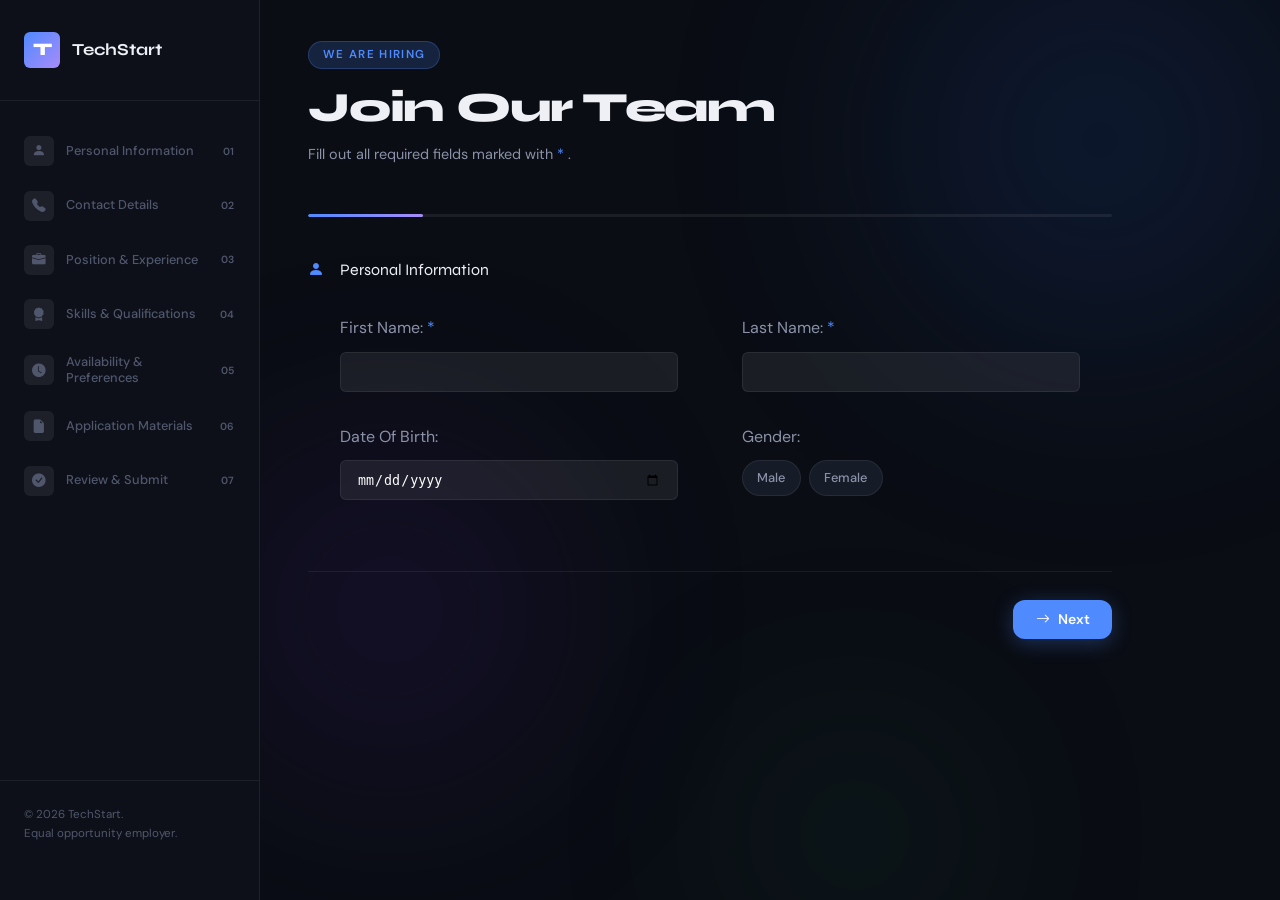
<file: index.html>
<!DOCTYPE html>
<html>

<head>
    <title>TechStart Careers: Job Application</title>
    <link rel="stylesheet" href="job-application-styles.css">
    <link
        href="https://fonts.googleapis.com/css2?family=DM+Sans:opsz,wght@9..40,300;9..40,400;9..40,500;9..40,600&family=Syne:wght@700;800&display=swap"
        rel="stylesheet">
    <link rel="stylesheet" href="https://cdn.jsdelivr.net/npm/bootstrap-icons@1.13.1/font/bootstrap-icons.min.css">
    <meta name="viewport" content="width=device-width, initial-scale=1.0">
</head>

<body>
    <div class="bg-blob blob-1"></div>
    <div class="bg-blob blob-2"></div>
    <div class="bg-blob blob-3"></div>

    <div class="page-wrapper">
        <aside class="sidebar">
            <div class="sidebar-logo">
                <span class="logo-mark">T</span>
                <span class="logo-text">TechStart</span>
            </div>

            <nav class="step-nav">
                <button class="step-btn" data-section="section-1" onclick="showSection('section-1',1)">
                    <span class="step-icon"><i class="bi bi-person-fill" id="person"></i></span>
                    <span class="step-label">Personal Information</span>
                    <span class="step-num">01</span>
                </button>

                <button class="step-btn" data-section="section-2" onclick="showSection('section-2',2)">
                    <span class="step-icon"><i class="bi bi-telephone-fill"></i></span>
                    <span class="step-label">Contact Details</span>
                    <span class="step-num">02</span>
                </button>

                <button class="step-btn" data-section="section-3" onclick="showSection('section-3',3)">
                    <span class="step-icon"><i class="bi bi-briefcase-fill"></i></span>
                    <span class="step-label">Position & Experience</span>
                    <span class="step-num">03</span>
                </button>

                <button class="step-btn" data-section="section-4" onclick="showSection('section-4',4)">
                    <span class="step-icon"><i class="bi bi-award-fill"></i></span>
                    <span class="step-label">Skills & Qualifications</span>
                    <span class="step-num">04</span>
                </button>

                <button class="step-btn" data-section="section-5" onclick="showSection('section-5',5)">
                    <span class="step-icon"><i class="bi bi-clock-fill"></i></span>
                    <span class="step-label">Availability & Preferences</span>
                    <span class="step-num">05</span>
                </button>

                <button class="step-btn" data-section="section-6" onclick="showSection('section-6',6)">
                    <span class="step-icon"><i class="bi bi-file-earmark-fill"></i></span>
                    <span class="step-label">Application Materials</span>
                    <span class="step-num">06</span>
                </button>

                <button class="step-btn" data-section="section-7" onclick="showSection('section-7',7)">
                    <span class="step-icon"><i class="bi bi-check-circle-fill"></i></span>
                    <span class="step-label">Review & Submit</span>
                    <span class="step-num">07</span>
                </button>
            </nav>

            <div class="sidebar-footer">
                <p>&copy; 2026 TechStart.</p>
                <p>Equal opportunity employer.</p>
            </div>

        </aside>

        <main class="main-content">

            <!-- Form Header -->

            <header>
                <div class="form-header">
                    <div class="header-tag">We Are Hiring</div>
                    <h1>Join Our Team</h1>
                    <p>Fill out all required fields marked with <span class="req-star">*</span> .</p>
                </div>
            </header>

            <div class="progress-bar-wrap">
                <div class="progress-bar" id="progress-bar" style="width: 14.28%;"></div>
            </div>

            <form action="" method="get">


                <!-- Section 1: Personal Information -->

                <fieldset id="section-1" class="form-section">
                    <legend class="section-legend">
                        <i class="bi bi-person-fill" id="person"></i> Personal Information
                    </legend>

                    <div class="items2">
                        <div class="input-box">
                            <label for="personal-info-first-name"> First Name:<span class="req-star"> *</span> </label>
                            <input type="text" required name="firstName" id="personal-info-first-name" />
                        </div>

                        <div class="input-box">
                            <label for="personal-info-last-name"> Last Name:<span class="req-star"> *</span> </label>
                            <input type="text" required name="lastName" id="personal-info-last-name">
                        </div>
                    </div>

                    <div class="items2">
                        <div class="input-box">
                            <label for="personal-info-dob">Date Of Birth: </label>
                            <input type="date" name="DOB" id="personal-info-dob">
                        </div>

                        <div class="input-box">
                            <label>Gender: </label>
                            <div class="radio-pill-group">
                                <div class="radio-pill">
                                    <input type="radio" name="gender" id="male" value="male">
                                    <label for="male"> Male </label>
                                </div>
                                <div class="radio-pill">
                                    <input type="radio" name="gender" id="female" value="female">
                                    <label for="female"> Female </label>
                                </div>

                            </div>
                        </div>
                    </div>

                    <div class="section-nav-btns">
                        <button type="button" class="btn-next" onclick="goToSection('section-2',2)"><i
                                class="bi bi-arrow-right"></i>Next</button>
                    </div>
                </fieldset>

                <!-- Section 2: Contact Details -->

                <fieldset id="section-2" class="form-section hidden">
                    <legend class="section-legend">
                        <i class="bi bi-telephone-fill"></i> Contact Details
                    </legend>
                    <!-- Add your fields here -->
                    <div class="items2">
                        <div class="input-box">
                            <label for="email">Email Address:<span class="req-star"> *</span> </label>
                            <input type="email" id="email" name="email" required>
                        </div>

                        <div class="input-box">
                            <label for="phone-number">Phone number:<span class="req-star"> *</span> </label>
                            <input type="tel" name="phone-number" id="phone-number" required>
                        </div>
                    </div>

                    <div class="items2">
                        <div class="input-box">
                            <label for="address"> Street Address: </label>
                            <input type="text" id="address" name="address">
                        </div>
                    </div>

                    <div class="items2">
                        <div class="input-box">
                            <label for="city"> City:<span class="req-star"> *</span> </label>
                            <input type="text" id="city" name="city" required>
                        </div>

                        <div class="input-box">
                            <label for="state"> State/Province: </label>
                            <select name="state" id="state">
                                <option value="">--Select a state--</option>
                                <option value="CA">California</option>
                                <option value="TX">Texas</option>
                                <option value="FL">Florida</option>
                                <option value="NY">New York</option>
                                <option value="IL">Illinois</option>
                                <option value="PA">Pennsylvania</option>
                                <option value="OH">Ohio</option>
                                <option value="GA">Georgia</option>
                                <option value="NC">North Carolina</option>
                                <option value="MI">Michigan</option>
                            </select>

                        </div>

                        <div class="input-box">
                            <label for="zip">ZIP/Postal code: </label>
                            <input type="text" id="zip" name="zip">
                        </div>
                    </div>

                    <div class="items2">
                        <div class="input-box">
                            <label for="country"> Country: </label>
                            <select id="country" name="country">
                                <option value="">--Select a country--</option>
                                <option value="US">United States</option>
                                <option value="CA">Canada</option>
                                <option value="BR">Brazil</option>
                                <option value="UK">United Kingdom</option>
                                <option value="DE">Germany</option>
                                <option value="FR">France</option>
                                <option value="IN">India</option>
                                <option value="JP">Japan</option>
                                <option value="AU">Australia</option>
                                <option value="ZA">South Africa</option>
                            </select>
                        </div>
                    </div>
                    <div class="section-nav-btns">
                        <button type="button" class="btn-back" onclick="goToSection('section-1',1)"><i
                                class="bi bi-arrow-left"></i> Back</button>
                        <button type="button" class="btn-next" onclick="goToSection('section-3',3)">Next<i
                                class="bi bi-arrow-right"></i></button>
                    </div>
                </fieldset>

                <!-- Section 3: Position & Experience -->

                <fieldset id="section-3" class="form-section hidden">
                    <legend class="section-legend">
                        <i class="bi bi-briefcase-fill"></i> Position & Experience
                    </legend>

                    <div class="items2">
                        <div class="input-box">
                            <label for="position">Position applying for:</label>
                            <select id="position" name="position">
                                <option value="software_developer">Software Developer</option>
                                <option value="web_developer">Web Developer</option>
                                <option value="data_analyst">Data Analyst</option>
                                <option value="ux_ui_designer">UX/UI Designer</option>
                                <option value="project_manager">Project Manager</option>
                                <option value="marketing_specialist">Marketing Specialist</option>
                                <option value="other">Other</option>
                            </select>
                        </div>
                        <div class="input-box">
                            <label for="employment">Current employment status:</label>
                            <select id="employment" name="employment">
                                <option value="employed">Employed</option>
                                <option value="unemployed">Unemployed</option>
                                <option value="student">Student</option>
                                <option value="freelancer">Freelancer</option>
                                <option value="other">Other</option>
                            </select>
                        </div>
                    </div>

                    <div class="items2">
                        <div class="input-box">
                            <label>Department preference:</label>

                            <div class="radio-pill-group">
                                <div class="radio-pill">
                                    <input type="radio" name="department" value="engineering" id="engineering">
                                    <label for="engineering">Engineering</label>
                                </div>

                                <div class="radio-pill">

                                    <input type="radio" name="department" value="design" id="design">
                                    <label for="design">Design</label>
                                </div>

                                <div class="radio-pill">
                                    <input type="radio" name="department" value="marketing" id="marketing">
                                    <label for="marketing">Marketing</label>
                                </div>

                                <div class="radio-pill">
                                    <input type="radio" name="department" value="sales" id="sales">
                                    <label for="sales">Sales</label>
                                </div>

                                <div class="radio-pill">
                                    <input type="radio" name="department" value="operations" id="operations">
                                    <label for="operations">Operations</label>
                                </div>
                            </div>
                        </div>
                    </div>

                    <div class="items2">
                        <div class="input-box">
                            <label>Experience level:</label>
                            <div class="radio-pill-group">
                                <div class="radio-pill">
                                    <input type="radio" name="experience" value="entry" id="entry">
                                    <label for="entry">Entry Level (0-2 years)</label>
                                </div>
                                <div class="radio-pill">
                                    <input type="radio" name="experience" value="mid" id="mid">
                                    <label for="mid">Mid Level (3-5 years)</label>
                                </div>
                                <div class="radio-pill">
                                    <input type="radio" name="experience" value="senior" id="senior">
                                    <label for="senior">Senior Level (6-10 years)</label>
                                </div>
                                <div class="radio-pill">
                                    <input type="radio" name="experience" value="lead" id="lead">
                                    <label for="lead">Lead/Manager (10+ years)</label>
                                </div>
                            </div>
                        </div>
                    </div>



                    <div class="section-nav-btns">
                        <button type="button" class="btn-back" onclick="goToSection('section-2',2)"><i
                                class="bi bi-arrow-left"></i> Back</button>
                        <button type="button" class="btn-next" onclick="goToSection('section-4',4)">Next<i
                                class="bi bi-arrow-right"></i></button>
                    </div>
                </fieldset>

                <!-- Section 4: Skills & Qualifications -->

                <fieldset id="section-4" class="form-section hidden">
                    <legend class="section-legend">
                        <i class="bi bi-award-fill"></i> Skills & Qualifications
                    </legend>

                    <div class="items2">
                        <div class="input-box">
                            <label>Highest education level: </label>


                            <div class="radio-pill">
                                <input type="radio" name="highest_education_level" value="High School" id="High School">
                                <label for="High School">High School</label>
                            </div>

                            <div class="radio-pill">
                                <input type="radio" name="highest_education_level" value="Associate Degree"
                                    id="Associate Degree">
                                <label for="Associate Degree">Associate Degree</label>
                            </div>

                            <div class="radio-pill">
                                <input type="radio" name="highest_education_level" value="Bachelor's Degree"
                                    id="Bachelor's Degree">
                                <label for="Bachelor's Degree">Bachelor's Degree</label>
                            </div>

                            <div class="radio-pill">
                                <input type="radio" name="highest_education_level" value="Master's Degree"
                                    id="Master's Degree">
                                <label for="Master's Degree">Master's Degree</label>
                            </div>

                            <div class="radio-pill">
                                <input type="radio" name="highest_education_level" value="PhD" id="PhD">
                                <label for="PhD">PhD</label>
                            </div>

                            <div class="radio-pill">
                                <input type="radio" name="highest_education_level" value="Other" id="other">
                                <label for="Other">Other </label>
                            </div>

                        </div>
                        <div class="input-box">
                            <label>Technical Skills: </label>
                            <div class="checkbox-grid">
                                <div class="checkbox-chip">
                                    <input type="checkbox" name="skills" value="HTML/CSS" id="skill-html">
                                    <label for="skill-html">HTML/CSS</label>
                                </div>

                                <div class="checkbox-chip">
                                    <input type="checkbox" name="skills" value="Javascript" id="skill-js">
                                    <label for="skill-js">Javascript</label>
                                </div>

                                <div class="checkbox-chip">
                                    <input type="checkbox" name="skills" value="Python" id="skill-python">
                                    <label for="skill-python">Python</label>
                                </div>

                                <div class="checkbox-chip">
                                    <input type="checkbox" name="skills" value="Java" id="skill-java">
                                    <label for="skill-java">Java</label>
                                </div>

                                <div class="checkbox-chip">
                                    <input type="checkbox" name="skills" value="React" id="skill-react">
                                    <label for="skill-react">React</label>
                                </div>

                                <div class="checkbox-chip">
                                    <input type="checkbox" name="skills" value="Node.js" id="skill-nodejs">
                                    <label for="skill-nodejs">Node.js</label>
                                </div>

                                <div class="checkbox-chip">
                                    <input type="checkbox" name="skills" value="SQL" id="skill-sql">
                                    <label for="skill-sql">SQL</label>
                                </div>

                                <div class="checkbox-chip">
                                    <input type="checkbox" name="skills" value="Git/Github" id="skill-git">
                                    <label for="skill-git">Git/Github</label>
                                </div>
                            </div>
                        </div>

                    </div>

                    <div class="items2">

                        <div class="input-box">
                            <label> Years of experience in field: </label>
                            <input type="number" id="years-of-experience" name="years-of-experience" min="0" max="50">
                        </div>


                        <div class="input-box">

                            <label>Previous salary: </label>
                            <input type="number" id="previous-salary" name="previous-salary"> <label>(in
                                dollars)</label>
                        </div>
                    </div>

                    <div class="section-nav-btns">
                        <button type="button" class="btn-back" onclick="goToSection('section-3',3)"><i
                                class="bi bi-arrow-left"></i> Back</button>
                        <button type="button" class="btn-next" onclick="goToSection('section-5',5)">Next<i
                                class="bi bi-arrow-right"></i></button>
                    </div>
                </fieldset>

                <!-- Section 5: Availability & Preferences -->

                <fieldset id="section-5" class="form-section hidden">
                    <legend class="section-legend">
                        <i class="bi bi-clock-fill"></i> Availability & Preferences
                    </legend>

                    <div class="items2">
                        <div class="input-box">
                            <label for="earliest-start-date">Earliest start date: </label>
                            <input type="date" id="earliest-start-date" name="earliest-start-date">
                        </div>

                        <div class="input-box">
                            <label>Expected salary range: </label>
                            <select id="expected-salary" name="expected-salary">
                                <option value="30k-40k"> $30,000 - $40,000</option>
                                <option value="40k-55k"> $40,000 - $55,000</option>
                                <option value="55k-70k"> $55,000 - $70,000</option>
                                <option value="70k-85k"> $70,000 - $85,000</option>
                                <option value="85k-100k"> $85,000 - $100,000</option>
                                <option value="100+k"> $100,000+</option>
                                <option value="prefer-to-discuss"> Prefer to discuss</option>
                            </select>
                        </div>
                    </div>

                    <div class="items2">
                        <div class="input-box">
                            <label>Work preference: </label>
                            <div class="radio-pill-group">
                                <div class="radio-pill">
                                    <input type="radio" name="wp" value="Full-time" id="Full-time">
                                    <label for="Full-time">Full-time</label>
                                </div>
                                <div class="radio-pill">
                                    <input type="radio" name="wp" value="part-time" id="part-time">
                                    <label for="part-time">Part-time</label>
                                </div>
                                <div class="radio-pill">
                                    <input type="radio" name="wp" value="Contract" id="Contract">
                                    <label for="Contract">Contract</label>
                                </div>
                                <div class="radio-pill">
                                    <input type="radio" name="wp" value="Internship" id="Internship">
                                    <label for="Internship">Internship</label>
                                </div>
                            </div>
                        </div>
                    </div>

                    <div class="items2">
                        <div class="input-box">
                            <label>Remote work preference: </label>
                            <div class="radio-pill-group">
                                <div class="radio-pill">
                                    <input type="radio" name="rmp" value="Fully remote" id="fully-remote">
                                    <label for="fully-remote">Fully remote</label>
                                </div>
                                <div class="radio-pill">
                                    <input type="radio" name="rmp" value="Hybrid" id="hybrid">
                                    <label for="hybrid">Hybrid (2-3 days in office)</label>
                                </div>
                                <div class="radio-pill">
                                    <input type="radio" name="rmp" value="Fully in-office" id="fully-in-office">
                                    <label for="fully-in-office">Fully in-office</label>
                                </div>
                                <div class="radio-pill">
                                    <input type="radio" name="rmp" value="No preference" id="no-preference">
                                    <label for="no-preference">No preference</label>
                                </div>
                            </div>
                        </div>
                    </div>

                    <div class="items2">
                        <div class="input-box">
                            <label>Willing to Relocate? </label>
                            <div class="radio-pill-group">
                                <div class="radio-pill">
                                    <input type="radio" name="wtr" value="yes" id="relocate-yes">
                                    <label for="relocate-yes">Yes</label>
                                </div>
                                <div class="radio-pill">
                                    <input type="radio" name="wtr" value="no" id="relocate-no">
                                    <label for="relocate-no">No</label>
                                </div>
                                <div class="radio-pill">
                                    <input type="radio" name="wtr" value="maybe" id="relocate-maybe">
                                    <label for="relocate-maybe">Maybe</label>
                                </div>
                            </div>
                        </div>
                    </div>

                    <div class="section-nav-btns">
                        <button type="button" class="btn-back" onclick="goToSection('section-4',4)"><i
                                class="bi bi-arrow-left"></i>
                            Back</button>
                        <button type="button" class="btn-next" onclick="goToSection('section-6',6)">Next<i
                                class="bi bi-arrow-right"></i></button>
                    </div>
                </fieldset>

                <!-- Section 6: Application Materials -->

                <fieldset id="section-6" class="form-section hidden">
                    <legend class="section-legend">
                        <i class="bi bi-file-earmark-fill"></i> Application Materials
                    </legend>

                    <div class="items2">
                        <div class="input-box">
                            <label for="cover-letter">Cover letter:<span class="req-star"> *</span> </label>
                            <textarea name="cover-letter" rows="5" id="cover-letter"
                                placeholder="Tell us why you're interested in working at TechStart and what makes you a great fit for this role..."
                                required></textarea>
                        </div>
                    </div>

                    <div class="items2">
                        <div class="input-box">
                            <label for="how-did-you-hear">How did you hear about us?</label>
                            <select id="how-did-you-hear" name="how-did-you-hear">
                                <option value="Company website"> Company website </option>
                                <option value="Job board"> Job board(Indeed, LinkedIn, etc.) </option>
                                <option value="Social media"> Social media </option>
                                <option value="Friend/colleague referral"> Friend/colleague referral </option>
                                <option value="Recruiter"> Recruiter </option>
                                <option value="Career fair"> Career fair </option>
                                <option value="Other"> Other </option>
                            </select>
                        </div>
                    </div>

                    <div class="items2">
                        <div class="input-box">
                            <label for="additional-comments">Additional comments:</label>
        
                            <textarea id="additional-comments" name="additional-comments" rows="3"
                                placeholder="Any additional information you'd like to share..."></textarea>
                        </div>
                    </div>

                    <div class="section-nav-btns">
                        <button type="button" class="btn-back" onclick="goToSection('section-5',5)"><i
                                class="bi bi-arrow-left"></i> Back</button>
                        <button type="button" class="btn-next" onclick="goToSection('section-7',7)">Review & Submit<i
                                class="bi bi-arrow-right"></i></button>
                    </div>
                </fieldset>

                <!-- Submission Section -->
                <fieldset id="section-7" class="form-section hidden">
                    <legend class="section-legend">
                        <i class="bi bi-check-circle-fill"></i> Review & Submit
                    </legend>
                    <div class="submit-card">
                        <div class="submit-icon-wrap">
                            <i class="bi bi-send-fill"></i>
                        </div>
                        <h3>Almost there!</h3>
                        <p>Review your application carefully before submitting</p>
                    </div>

                    <label class="terms-label">
                        <input type="checkbox" name="Terms and Conditions" id="Terms-and-Conditions" required>
                        <span>I agree to the <a href="#">Terms and Conditions</a><span class="req-star"> *</span></span>
                    </label>

                    <div class="section-nav-btns">
                        <button type="button" class="btn-back" onclick="goToSection('section-6',6)"><i
                                class="bi bi-arrow-left"></i> Back</button>
                        <button type="reset" class="btn-reset"><i class="bi bi-arrow-counterclockwise"></i> Clear
                            Form</button>
                        <button type="submit" class="btn-submit"><i class="bi bi-check-lg"></i> Submit</button>
                    </div>
                </fieldset>


            </form>

        </main>

    </div>
    <script src="script.js"></script>
</body>

</html>
</file>
<file: job-application-styles.css>
:root {
    --bg:#0A0D14;
    --surface:#111520;
    --surface-2:#161B28;
    --sidebar-bg:#0D1019;
    --border:rgba(255,255,255,0.07);
    --border-focus:#4F8AFF;
    --text-primary:#EEF0F6;
    --text-secondary:#8B92A8;
    --text-muted:#50576D;
    --accent:#4F8AFF;
    --accent-glow:rgba(79, 138, 255, 0.18);
    --accent-2:#A78BFA;
    --danger:#F87171;
    --font-display:'Syne', sans-serif;
    --font-body:'DM Sans', sans-serif;
    --sidebar-w:260px;
    --transition:0.2s cubic-bezier(0.4, 0, 0.2, 1);
    --radius-sm: 6px;
    --radius-md: 12px;
    --radius-lg: 20px;
    --radius-xl: 28px
}

* {
    box-sizing: border-box;
    margin: 0;
    padding: 0;
}

html {
    scroll-behavior: smooth;
}

body {
    font-family: var(--font-body);
    background-color: var(--bg);
    color: var(--text-primary);
    min-height: 100vh;
    overflow-x: hidden;
    line-height: 1.6;
}

.bg-blob {
    position: fixed;
    border-radius: 50%;
    filter: blur(100px);
    pointer-events: none;
    z-index: 0;
    opacity: 0.35;
}

.blob-1 {
    height: 520px;
    width: 520px;
    background: radial-gradient(circle, #1a3a7a, transparent);
    top: -120px;
    right: -80px;
    animation: floatBlob 14s ease-in-out infinite alternate;
}

.blob-2 {
    height: 380px;
    width: 380px;
    background: radial-gradient(circle, #3b1a6e, transparent);
    bottom: 100px;
    left: 200px;
    animation: floatBlob 18s ease-in-out infinite alternate-reverse
}

.blob-3 {
    height: 250px;
    width: 250px;
    background: radial-gradient(circle, #1a4f3a, transparent);
    bottom: -60px;
    right: 300px;
    animation: floatBlob 22s ease-in-out infinite alternate
}

@keyframes floatBlob {
    from {transform: translate(0, 0) scale(1)}
    to {transform: translate(30px, 20px) scale(1.08)}
}

.page-wrapper {
    display: flex;
    min-height: 100vh;
    position: relative;
    z-index: 1;
}

.sidebar {
    width: var(--sidebar-w);
    min-height: 100vh;
    background: var(--sidebar-bg);
    border-right: 1px solid var(--border);
    display: flex;
    flex-direction: column;
    flex-shrink: 0;
    padding: 2rem 0;
    position: sticky;
    top: 0;
    height: 100vh;
    overflow-y: auto;
}

.sidebar-logo {
    display: flex;
    align-items: center;
    gap: 0.75rem;
    padding: 0 1.5rem 2rem;
    border-bottom: 1px solid var(--border);
    margin-bottom: 1.5rem;
}

.logo-mark{
    width: 36px;
    height: 36px;
    background: linear-gradient(135deg, var(--accent), var(--accent-2));
    border-radius: var(--radius-sm);
    display: flex;
    align-items: center;
    justify-content: center;
    font-family: var(--font-display);
    font-weight: 800;
    font-size: 1.1rem;
    color: white;
    flex-shrink: 0;
}

.logo-text {
    font-family: var(--font-display);
    font-weight: 700;
    font-size: 1.05rem;
    color:var(--text-primary);
    letter-spacing: -0.01em;
}

.step-nav{
    display: flex;
    flex-direction: column;
    gap: 2px;
    padding: 0 0.75rem;
    flex: 1;
}
.step-btn {
    display: flex;
    align-items: center;
    gap: 0.75rem;
    width: 100%;
    padding: 0.7rem 0.75rem;
    border: none;
    background: transparent;
    color: var(--text-muted);
    border-radius: var(--radius-md);
    cursor: pointer;
    text-align: left;
    transition: var(--transition);
    font-family: var(--font-body);
}

.step-btn:hover {
    background: rgba(255,255,255,0.04);
    color: var(--text-secondary)
}

.step-btn.active {
    background-color: var(--accent-glow);
    color: var(--accent);
}

.step-icon {
    width: 30px;
    height: 30px;
    background-color: var(--border);
    border-radius: var(--radius-sm);
    display: flex;
    justify-content: center;
    align-items: center;
    font-size: 0.85rem;
    flex-shrink: 0;
    transition: var(--transition);
}

.step-btn.active .step-icon{
    background: var(--accent);
    color: white;
}

.step-label {
    font-size: 0.8rem;
    font-weight: 500;
    flex: 1;
    line-height: 1.3;
}
.step-num{
    font-size: 0.65rem;
    font-weight: 600;
    color: var(--text-muted);
    letter-spacing: 0.05em;
}

.step-btn.active .step-num{
    color: var(--accent);
}

.sidebar-footer{
    padding: 1.5rem;
    border-top: 1px solid var(--border);
    margin-top: 1rem;
    font-size: 0.72rem;
    color: var(--text-muted);
    line-height: 1.7;
}

.hidden{
    display: none;
    visibility: hidden;
}

.main-content{
    flex: 1;
    padding: 2.5rem 3rem 4rem;
    max-width: 900px;
}

.header-tag{
    display: inline-flex;
    align-items: center;
    gap: 0.4rem;
    font-size: 0.72rem;
    font-weight: 600;
    letter-spacing: 0.12em;
    text-transform: uppercase;
    color: var(--accent);
    background: var(--accent-glow);
    border: 1px solid rgba(79, 138, 255, 0.25);
    border-radius: 999px;
    padding: 0.25rem 0.85rem;
    margin-bottom: 1rem;
}

.form-header {
    padding: 0 0 3rem;
}


.form-header h1{
    font-family: var(--font-display);
    font-size: 2.6rem;
    font-weight: 800;
    letter-spacing: -0.03em;
    line-height: 1.1;
    color: var(--text-primary);
    margin-bottom: 0.75rem;
}

.form-header p{
    font-size: 0.9rem;
    color: var(--text-secondary);
}

.req-star {
    color: var(--accent);
}

.progress-bar-wrap {
    height: 3px;
    background-color: var(--border);
    border-radius:999px;
    overflow: hidden;
    margin-bottom: 2.5rem;
}

.progress-bar {
    height: 100%;
    background: linear-gradient(90deg, var(--accent), var(--accent-2));
    border-radius: 999px;
    transition: width 0.5s cubic-bezier(0.4, 0, 0.2, 1);
}

fieldset{
    border: none;
}

fieldset legend i {
    color: var(--accent);
    padding-right: 0.8rem;
}

fieldset legend {
    font-family: var(--font-display);
    margin-bottom: 2rem;
}

.items1 {
    display: inline-flex;
    flex-direction: column;
    width: 100%;
    flex:1;
    margin: 2rem;
}

.items2 {
    display: inline-flex;
    width: 100%;
    flex:1;
}


.input-box {
    display: inline-flex;
    flex-direction: column;
    flex:1;
    margin: 0 2rem 2rem;
    
}

.input-box label{
    color: var(--text-muted);
    font-size: 0.8rem;
    margin-bottom: 0.7rem;
    font-size: 1rem;
    color: var(--text-secondary);
}

.input-box input{
    max-width: 1000px;
    height: 40px;
    border-radius: var(--radius-sm);
    background: var(--border);
    border: 0.1rem solid var(--border);
    color: white;
    padding: .7rem 1rem;
}

.input-box select{
    max-width: 1000px;
    height: 40px;
    border-radius: var(--radius-sm);
    background: var(--border);
    border: 0.1rem solid var(--border);
    color: white;
    padding: .7rem 1rem;
}
select option{
    color: var(--text-primary);
    background: var(--surface-2);
}

.radio-pill-group {
    display: flex;
    flex-wrap: wrap;
    gap: 0.5rem;
}
.radio-pill-group.vertical {
    flex-direction: column;
}

.radio-pill{
    display: flex !important;
    flex-direction: row !important;
    align-items: center;
    gap: 0;
    cursor: pointer;
}

.radio-pill input[type="radio"] {
    display: none;
}
.radio-pill label {
    display: inline-block;
    padding: 0.4rem 0.9rem;
    border-radius: 999px;
    font-size: 0.8rem;
    font-weight: 500;
    color: var(--text-secondary);
    background: var(--surface-2);
    border: 1px solid var(--border);
    cursor: pointer;
    transition: var(--transition);
    white-space: nowrap;
    user-select: none;
}
.radio-pill input[type="radio"]:checked + label {
    background: var(--accent-glow);
    border-color: var(--accent);
    color: var(--accent);
}
.radio-pill label:hover {
    border-color: rgba(79,138,255,0.4);
    color: var(--text-primary);
}


.section-nav-btns {
    display: flex;
    gap: 0.75rem;
    margin-top: 2rem;
    padding-top: 1.75rem;
    border-top: 1px solid var(--border);
    align-items: center;
}

.btn-next, .btn-back, .btn-reset, .btn-submit {
    display: inline-flex;
    align-items: center;
    gap: 0.5rem;
    padding: 0.65rem 1.4rem;
    border-radius: var(--radius-md);
    font-family: var(--font-body);
    font-size: 0.875rem;
    font-weight: 600;
    cursor: pointer;
    border: none;
    transition: var(--transition);
}

.btn-next {
    background: var(--accent);
    color: #fff;
    margin-left: auto;
    box-shadow: 0 4px 20px rgba(79,138,255,0.3);
}
.btn-next:hover {
    background: #3a78f0;
    transform: translateY(-1px);
    box-shadow: 0 6px 24px rgba(79,138,255,0.4);
}
.btn-back {
    background: var(--surface-2);
    color: var(--text-secondary);
    border: 1px solid var(--border);
}
.btn-back:hover {
    background: rgba(255,255,255,0.05);
    color: var(--text-primary);
}

.checkbox-grid {
    display: flex;
    flex-wrap: wrap;
    gap: 0.5rem;
}
.checkbox-chip {
    display: flex !important;
    flex-direction: row !important;
    align-items: center;
    cursor: pointer;
}
.checkbox-chip input[type="checkbox"] {
    display: none;
}
.checkbox-chip label {
    display: inline-flex;
    align-items: center;
    gap: 0.35rem;
    padding: 0.4rem 0.85rem;
    border-radius: var(--radius-sm);
    font-size: 0.78rem;
    font-weight: 500;
    color: var(--text-secondary);
    background: var(--surface-2);
    border: 1px solid var(--border);
    cursor: pointer;
    transition: var(--transition);
    user-select: none;
}
.checkbox-chip input[type="checkbox"]:checked + label {
    background: rgba(167,139,250,0.12);
    border-color: var(--accent-2);
    color: var(--accent-2);
}
.checkbox-chip label:hover {
    border-color: rgba(167,139,250,0.4);
    color: var(--text-primary);
}
.checkbox-chip input[type="checkbox"]:checked + label::before {
    content: '✓ ';
    font-weight: 700;
}

textarea {
    width: 100%;
    background: var(--surface-2);
    border: 1px solid var(--border);
    border-radius: var(--radius-md);
    color: var(--text-primary);
    font-family: var(--font-body);
    font-size: 0.875rem;
    padding: 0.7rem 1rem;
    outline: none;
    transition: border-color var(--transition), box-shadow var(--transition), background var(--transition);
    appearance: none;
    -webkit-appearance: none;
}

.submit-card{
    background: linear-gradient(135deg, rgba(79, 138, 255, 0.07), rgba(167, 139, 250, 0.07));
    border-radius: var(--radius-lg);
    padding: 2.5rem;
    margin-bottom: 2.5rem;
    text-align: center;
    border: 1px solid rgba(79, 138, 255, 0.18);
}

.submit-icon-wrap{
    width: 64px;
    height: 64px;
    background: linear-gradient(135deg, var(--accent), var(--accent-2));
    border-radius: var(--radius-lg);
    display: flex;
    align-items: center;
    justify-content: center;
    font-size: 1.6rem;
    color: #fff;
    margin: 0 auto 1.25rem;
    box-shadow: 0 8px 30px rgba(79, 138, 255, 0.35);
}

.submit-card p{
    font-size: 0.875rem;
    color: var(--text-secondary);
    max-width: 380px;
    margin: 0 auto;
}

.terms-label {
    display: flex !important;
    flex-direction: row !important;
    align-items: flex-start;
    gap: 0.75rem;
    padding: 1rem 1.25rem;
    background: var(--surface-2);
    border: 1px solid var(--border);
    border-radius: var(--radius-md);
    cursor: pointer;
    margin-bottom: 0.5rem;
    transition: var(--transition);
}
.terms-label:hover { border-color: rgba(79,138,255,0.3); }
.terms-label input[type="checkbox"] {
    width: 16px; height: 16px;
    min-width: 16px;
    accent-color: var(--accent);
    margin-top: 2px;
    cursor: pointer;
}

.btn-reset {
    background: transparent;
    color: var(--text-muted);
    border: 1px solid var(--border);
}
.btn-reset:hover {
    color: var(--danger);
    border-color: rgba(248,113,113,0.35);
    background: rgba(248,113,113,0.06);
}
.btn-submit {
    background: linear-gradient(135deg, var(--accent), var(--accent-2));
    color: #fff;
    margin-left: auto;
    box-shadow: 0 4px 24px rgba(79,138,255,0.35);
    padding: 0.7rem 1.75rem;
}
.btn-submit:hover {
    transform: translateY(-1px);
    box-shadow: 0 8px 32px rgba(79,138,255,0.45);
    filter: brightness(1.08);
}

@media (max-width: 768px) {
    .sidebar {
        display: none;
    }
    .main-content {
        padding: 1.5rem 1rem;
        max-width: 100%;
    }
    .page-wrapper {
        flex-direction: column;
    }

    .form-header {
        padding-bottom: 2rem;
    }

    .form-header h1 {
        font-size: 1.8rem;
    }

    .form-header p {
        font-size: 0.85rem;
    }

    .items2 {
        flex-direction: column;
    }

    .input-box {
        margin: 0 0 1.5rem;
        width: 100%;
    }

    .input-box input,
    .input-box select,
    textarea {
        width: 100%;
        font-size: 16px;
    }

    .section-nav-btns {
        flex-direction: column;
        align-items: stretch;
        gap: 0.6rem;
    }

    .btn-next,
    .btn-back,
    .btn-reset,
    .btn-submit {
        width: 100%;
        justify-content: center;
    }

    .radio-pill-group,
    .checkbox-grid {
        gap: 0.4rem;
    }

    .bg-blob {
        opacity: 0.15;
        filter: blur(80px);
    }

    .submit-card {
        padding: 1.8rem 1.2rem;
    }
}
</file>
